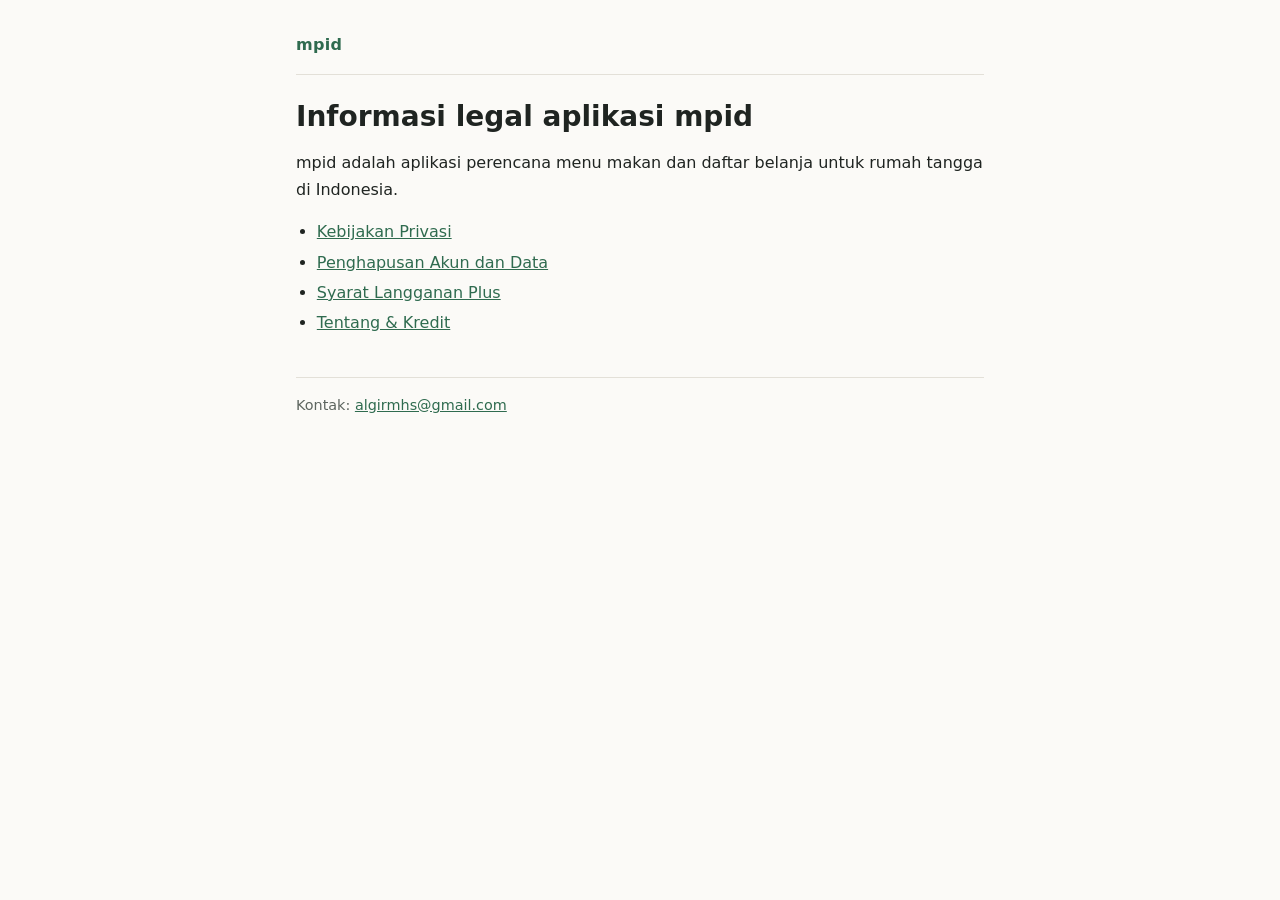
<file: index.html>
<!doctype html>
<html lang="id">
<head>
<meta charset="utf-8">
<meta name="viewport" content="width=device-width, initial-scale=1">
<title>mpid — Informasi Legal</title>
<link rel="stylesheet" href="style.css">
</head>
<body>
<main>
  <header><a class="brand" href="./">mpid</a></header>
  <h1>Informasi legal aplikasi mpid</h1>
  <p>mpid adalah aplikasi perencana menu makan dan daftar belanja untuk rumah tangga di Indonesia.</p>
  <ul>
    <li><a href="privacy/">Kebijakan Privasi</a></li>
    <li><a href="hapus-akun/">Penghapusan Akun dan Data</a></li>
    <li><a href="syarat-langganan/">Syarat Langganan Plus</a></li>
    <li><a href="kredit/">Tentang &amp; Kredit</a></li>
  </ul>
  <footer>Kontak: <a href="mailto:algirmhs@gmail.com">algirmhs@gmail.com</a></footer>
</main>
</body>
</html>
</file>
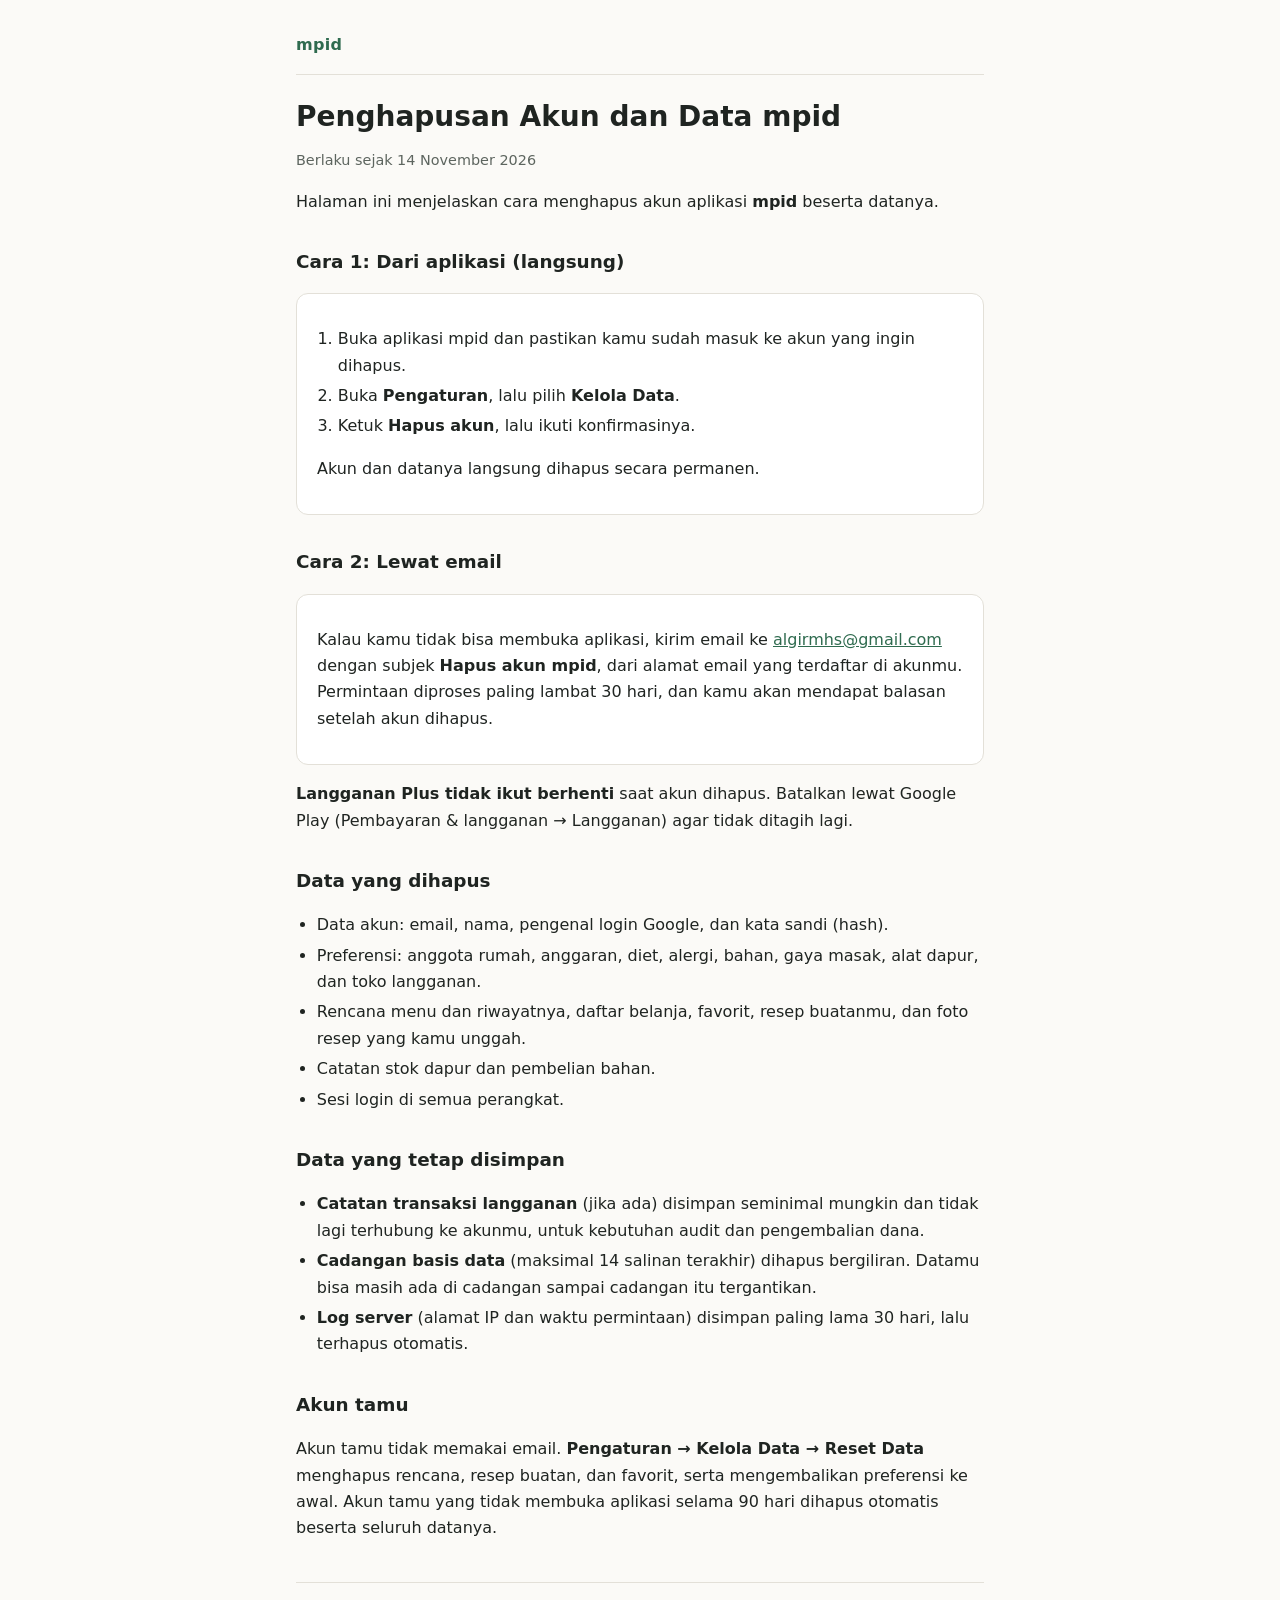
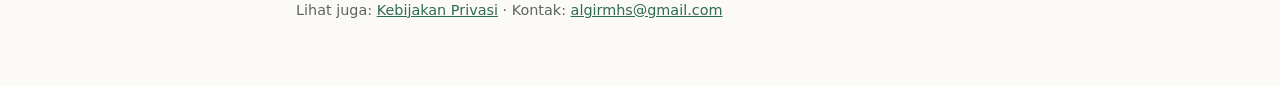
<file: hapus-akun/index.html>
<!doctype html>
<html lang="id">
<head>
<meta charset="utf-8">
<meta name="viewport" content="width=device-width, initial-scale=1">
<title>Hapus Akun — mpid</title>
<link rel="stylesheet" href="../style.css">
</head>
<body>
<main>
  <header><a class="brand" href="../">mpid</a></header>
  <h1>Penghapusan Akun dan Data mpid</h1>
  <p class="meta">Berlaku sejak 14 November 2026</p>

  <p>Halaman ini menjelaskan cara menghapus akun aplikasi <strong>mpid</strong> beserta datanya.</p>

  <h2>Cara 1: Dari aplikasi (langsung)</h2>
  <div class="card">
    <ol>
      <li>Buka aplikasi mpid dan pastikan kamu sudah masuk ke akun yang ingin dihapus.</li>
      <li>Buka <strong>Pengaturan</strong>, lalu pilih <strong>Kelola Data</strong>.</li>
      <li>Ketuk <strong>Hapus akun</strong>, lalu ikuti konfirmasinya.</li>
    </ol>
    <p>Akun dan datanya langsung dihapus secara permanen.</p>
  </div>

  <h2>Cara 2: Lewat email</h2>
  <div class="card">
    <p>Kalau kamu tidak bisa membuka aplikasi, kirim email ke
    <a href="mailto:algirmhs@gmail.com?subject=Hapus%20akun%20mpid">algirmhs@gmail.com</a> dengan subjek
    <strong>Hapus akun mpid</strong>, dari alamat email yang terdaftar di akunmu. Permintaan diproses paling lambat
    30 hari, dan kamu akan mendapat balasan setelah akun dihapus.</p>
  </div>

  <p><strong>Langganan Plus tidak ikut berhenti</strong> saat akun dihapus. Batalkan lewat Google Play
  (Pembayaran &amp; langganan → Langganan) agar tidak ditagih lagi.</p>

  <h2>Data yang dihapus</h2>
  <ul>
    <li>Data akun: email, nama, pengenal login Google, dan kata sandi (hash).</li>
    <li>Preferensi: anggota rumah, anggaran, diet, alergi, bahan, gaya masak, alat dapur, dan toko langganan.</li>
    <li>Rencana menu dan riwayatnya, daftar belanja, favorit, resep buatanmu, dan foto resep yang kamu unggah.</li>
    <li>Catatan stok dapur dan pembelian bahan.</li>
    <li>Sesi login di semua perangkat.</li>
  </ul>

  <h2>Data yang tetap disimpan</h2>
  <ul>
    <li><strong>Catatan transaksi langganan</strong> (jika ada) disimpan seminimal mungkin dan tidak lagi terhubung ke
      akunmu, untuk kebutuhan audit dan pengembalian dana.</li>
    <li><strong>Cadangan basis data</strong> (maksimal 14 salinan terakhir) dihapus bergiliran. Datamu bisa masih ada
      di cadangan sampai cadangan itu tergantikan.</li>
    <li><strong>Log server</strong> (alamat IP dan waktu permintaan) disimpan paling lama 30 hari, lalu terhapus
      otomatis.</li>
  </ul>

  <h2>Akun tamu</h2>
  <p>Akun tamu tidak memakai email. <strong>Pengaturan → Kelola Data → Reset Data</strong> menghapus rencana, resep
  buatan, dan favorit, serta mengembalikan preferensi ke awal. Akun tamu yang tidak membuka aplikasi selama 90 hari
  dihapus otomatis beserta seluruh datanya.</p>

  <footer>Lihat juga: <a href="../privacy/">Kebijakan Privasi</a> · Kontak: <a href="mailto:algirmhs@gmail.com">algirmhs@gmail.com</a></footer>
</main>
</body>
</html>
</file>
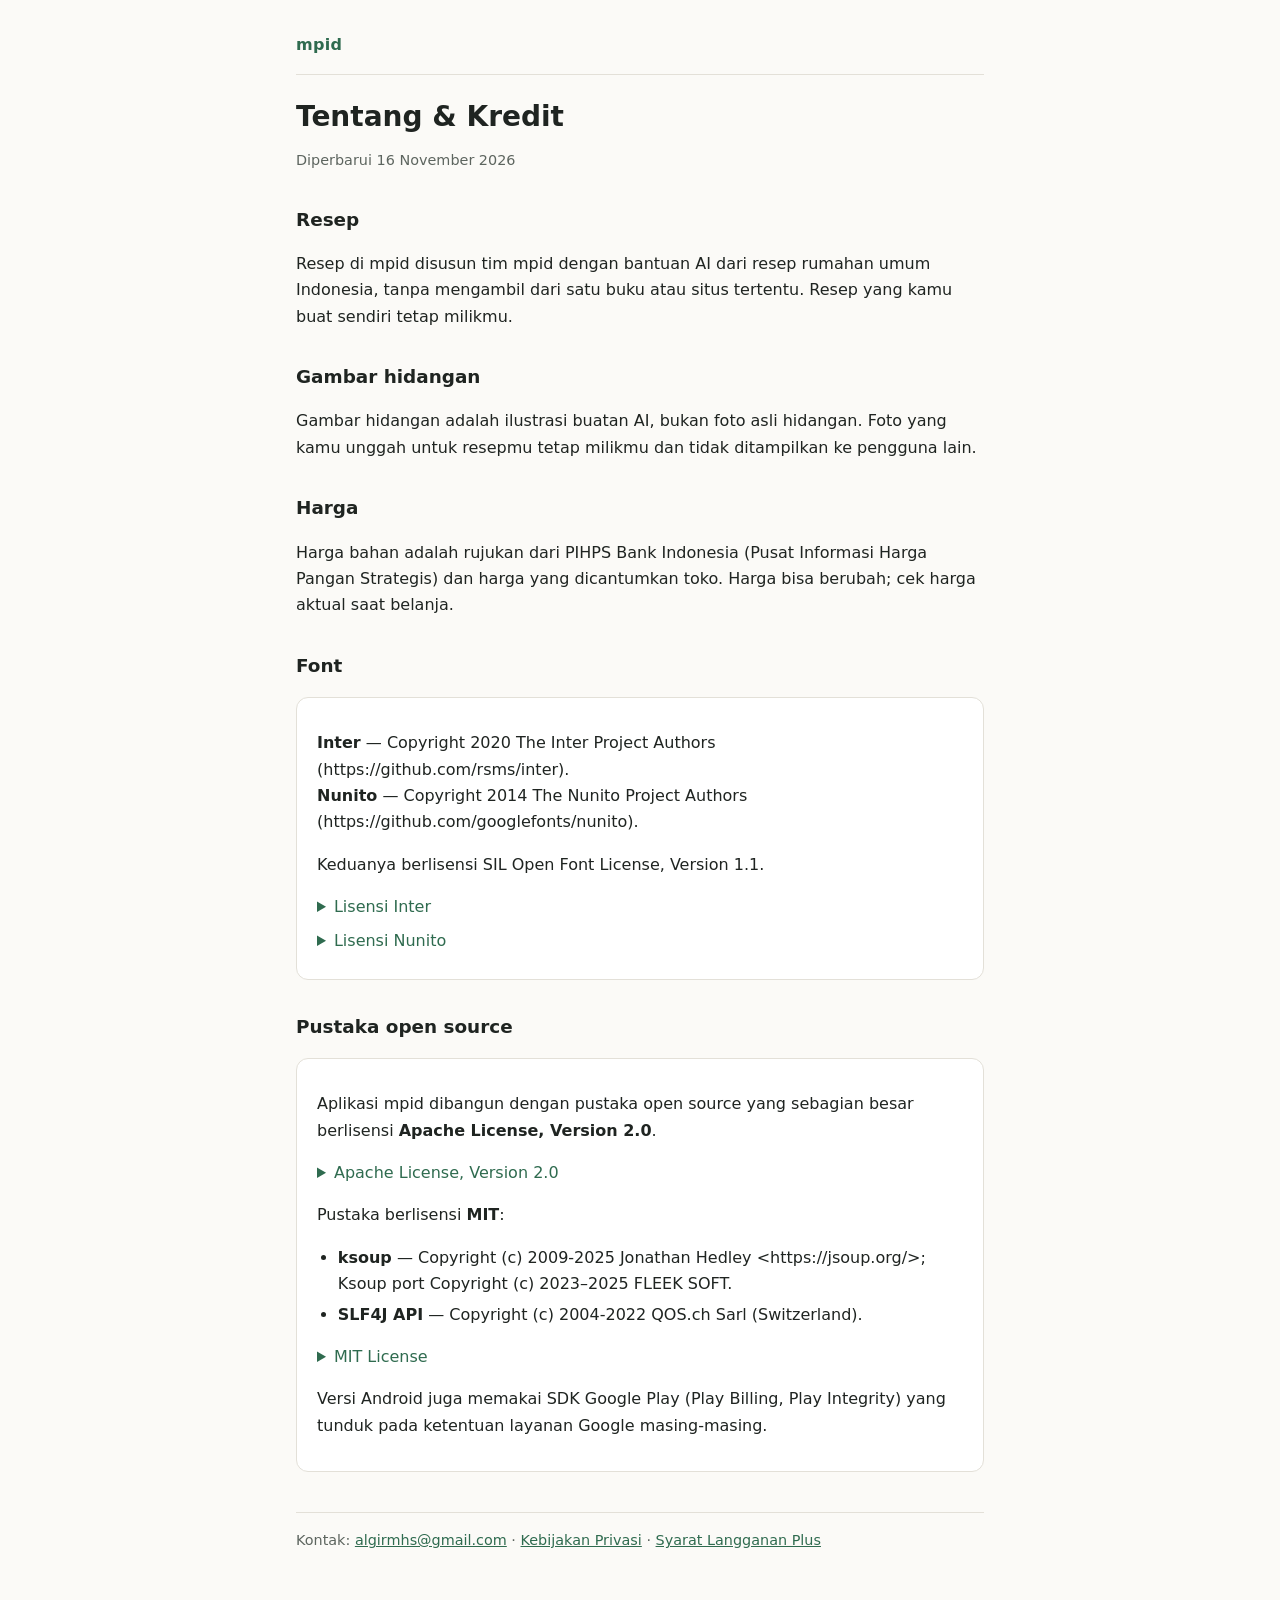
<file: kredit/index.html>
<!doctype html>
<html lang="id">
<head>
<meta charset="utf-8">
<meta name="viewport" content="width=device-width, initial-scale=1">
<title>Tentang &amp; Kredit — mpid</title>
<link rel="stylesheet" href="../style.css">
<style>
  pre { white-space: pre-wrap; word-break: break-word; font-size: .8rem; line-height: 1.5; color: var(--muted); margin: 8px 0 0; }
  details { margin: 8px 0; }
  summary { cursor: pointer; color: var(--accent); }
</style>
</head>
<body>
<main>
  <header><a class="brand" href="../">mpid</a></header>
  <h1>Tentang &amp; Kredit</h1>
  <p class="meta">Diperbarui 16 November 2026</p>

  <h2>Resep</h2>
  <p>Resep di mpid disusun tim mpid dengan bantuan AI dari resep rumahan umum Indonesia, tanpa mengambil dari satu
  buku atau situs tertentu. Resep yang kamu buat sendiri tetap milikmu.</p>

  <h2>Gambar hidangan</h2>
  <p>Gambar hidangan adalah ilustrasi buatan AI, bukan foto asli hidangan. Foto yang kamu unggah untuk resepmu tetap
  milikmu dan tidak ditampilkan ke pengguna lain.</p>

  <h2>Harga</h2>
  <p>Harga bahan adalah rujukan dari PIHPS Bank Indonesia (Pusat Informasi Harga Pangan Strategis) dan harga yang
  dicantumkan toko. Harga bisa berubah; cek harga aktual saat belanja.</p>

  <h2>Font</h2>
  <div class="card">
    <p><strong>Inter</strong> — Copyright 2020 The Inter Project Authors (https://github.com/rsms/inter).<br>
    <strong>Nunito</strong> — Copyright 2014 The Nunito Project Authors (https://github.com/googlefonts/nunito).</p>
    <p>Keduanya berlisensi SIL Open Font License, Version 1.1.</p>
    <details><summary>Lisensi Inter</summary><pre>Copyright 2020 The Inter Project Authors (https://github.com/rsms/inter)

This Font Software is licensed under the SIL Open Font License, Version 1.1.
This license is copied below, and is also available with a FAQ at:
https://scripts.sil.org/OFL


-----------------------------------------------------------
SIL OPEN FONT LICENSE Version 1.1 - 26 February 2007
-----------------------------------------------------------

PREAMBLE
The goals of the Open Font License (OFL) are to stimulate worldwide
development of collaborative font projects, to support the font creation
efforts of academic and linguistic communities, and to provide a free and
open framework in which fonts may be shared and improved in partnership
with others.

The OFL allows the licensed fonts to be used, studied, modified and
redistributed freely as long as they are not sold by themselves. The
fonts, including any derivative works, can be bundled, embedded, 
redistributed and/or sold with any software provided that any reserved
names are not used by derivative works. The fonts and derivatives,
however, cannot be released under any other type of license. The
requirement for fonts to remain under this license does not apply
to any document created using the fonts or their derivatives.

DEFINITIONS
&quot;Font Software&quot; refers to the set of files released by the Copyright
Holder(s) under this license and clearly marked as such. This may
include source files, build scripts and documentation.

&quot;Reserved Font Name&quot; refers to any names specified as such after the
copyright statement(s).

&quot;Original Version&quot; refers to the collection of Font Software components as
distributed by the Copyright Holder(s).

&quot;Modified Version&quot; refers to any derivative made by adding to, deleting,
or substituting -- in part or in whole -- any of the components of the
Original Version, by changing formats or by porting the Font Software to a
new environment.

&quot;Author&quot; refers to any designer, engineer, programmer, technical
writer or other person who contributed to the Font Software.

PERMISSION &amp; CONDITIONS
Permission is hereby granted, free of charge, to any person obtaining
a copy of the Font Software, to use, study, copy, merge, embed, modify,
redistribute, and sell modified and unmodified copies of the Font
Software, subject to the following conditions:

1) Neither the Font Software nor any of its individual components,
in Original or Modified Versions, may be sold by itself.

2) Original or Modified Versions of the Font Software may be bundled,
redistributed and/or sold with any software, provided that each copy
contains the above copyright notice and this license. These can be
included either as stand-alone text files, human-readable headers or
in the appropriate machine-readable metadata fields within text or
binary files as long as those fields can be easily viewed by the user.

3) No Modified Version of the Font Software may use the Reserved Font
Name(s) unless explicit written permission is granted by the corresponding
Copyright Holder. This restriction only applies to the primary font name as
presented to the users.

4) The name(s) of the Copyright Holder(s) or the Author(s) of the Font
Software shall not be used to promote, endorse or advertise any
Modified Version, except to acknowledge the contribution(s) of the
Copyright Holder(s) and the Author(s) or with their explicit written
permission.

5) The Font Software, modified or unmodified, in part or in whole,
must be distributed entirely under this license, and must not be
distributed under any other license. The requirement for fonts to
remain under this license does not apply to any document created
using the Font Software.

TERMINATION
This license becomes null and void if any of the above conditions are
not met.

DISCLAIMER
THE FONT SOFTWARE IS PROVIDED &quot;AS IS&quot;, WITHOUT WARRANTY OF ANY KIND,
EXPRESS OR IMPLIED, INCLUDING BUT NOT LIMITED TO ANY WARRANTIES OF
MERCHANTABILITY, FITNESS FOR A PARTICULAR PURPOSE AND NONINFRINGEMENT
OF COPYRIGHT, PATENT, TRADEMARK, OR OTHER RIGHT. IN NO EVENT SHALL THE
COPYRIGHT HOLDER BE LIABLE FOR ANY CLAIM, DAMAGES OR OTHER LIABILITY,
INCLUDING ANY GENERAL, SPECIAL, INDIRECT, INCIDENTAL, OR CONSEQUENTIAL
DAMAGES, WHETHER IN AN ACTION OF CONTRACT, TORT OR OTHERWISE, ARISING
FROM, OUT OF THE USE OR INABILITY TO USE THE FONT SOFTWARE OR FROM
OTHER DEALINGS IN THE FONT SOFTWARE.</pre></details>
    <details><summary>Lisensi Nunito</summary><pre>Copyright 2014 The Nunito Project Authors (https://github.com/googlefonts/nunito)

This Font Software is licensed under the SIL Open Font License, Version 1.1.
This license is copied below, and is also available with a FAQ at:
http://scripts.sil.org/OFL


-----------------------------------------------------------
SIL OPEN FONT LICENSE Version 1.1 - 26 February 2007
-----------------------------------------------------------

PREAMBLE
The goals of the Open Font License (OFL) are to stimulate worldwide
development of collaborative font projects, to support the font creation
efforts of academic and linguistic communities, and to provide a free and
open framework in which fonts may be shared and improved in partnership
with others.

The OFL allows the licensed fonts to be used, studied, modified and
redistributed freely as long as they are not sold by themselves. The
fonts, including any derivative works, can be bundled, embedded, 
redistributed and/or sold with any software provided that any reserved
names are not used by derivative works. The fonts and derivatives,
however, cannot be released under any other type of license. The
requirement for fonts to remain under this license does not apply
to any document created using the fonts or their derivatives.

DEFINITIONS
&quot;Font Software&quot; refers to the set of files released by the Copyright
Holder(s) under this license and clearly marked as such. This may
include source files, build scripts and documentation.

&quot;Reserved Font Name&quot; refers to any names specified as such after the
copyright statement(s).

&quot;Original Version&quot; refers to the collection of Font Software components as
distributed by the Copyright Holder(s).

&quot;Modified Version&quot; refers to any derivative made by adding to, deleting,
or substituting -- in part or in whole -- any of the components of the
Original Version, by changing formats or by porting the Font Software to a
new environment.

&quot;Author&quot; refers to any designer, engineer, programmer, technical
writer or other person who contributed to the Font Software.

PERMISSION &amp; CONDITIONS
Permission is hereby granted, free of charge, to any person obtaining
a copy of the Font Software, to use, study, copy, merge, embed, modify,
redistribute, and sell modified and unmodified copies of the Font
Software, subject to the following conditions:

1) Neither the Font Software nor any of its individual components,
in Original or Modified Versions, may be sold by itself.

2) Original or Modified Versions of the Font Software may be bundled,
redistributed and/or sold with any software, provided that each copy
contains the above copyright notice and this license. These can be
included either as stand-alone text files, human-readable headers or
in the appropriate machine-readable metadata fields within text or
binary files as long as those fields can be easily viewed by the user.

3) No Modified Version of the Font Software may use the Reserved Font
Name(s) unless explicit written permission is granted by the corresponding
Copyright Holder. This restriction only applies to the primary font name as
presented to the users.

4) The name(s) of the Copyright Holder(s) or the Author(s) of the Font
Software shall not be used to promote, endorse or advertise any
Modified Version, except to acknowledge the contribution(s) of the
Copyright Holder(s) and the Author(s) or with their explicit written
permission.

5) The Font Software, modified or unmodified, in part or in whole,
must be distributed entirely under this license, and must not be
distributed under any other license. The requirement for fonts to
remain under this license does not apply to any document created
using the Font Software.

TERMINATION
This license becomes null and void if any of the above conditions are
not met.

DISCLAIMER
THE FONT SOFTWARE IS PROVIDED &quot;AS IS&quot;, WITHOUT WARRANTY OF ANY KIND,
EXPRESS OR IMPLIED, INCLUDING BUT NOT LIMITED TO ANY WARRANTIES OF
MERCHANTABILITY, FITNESS FOR A PARTICULAR PURPOSE AND NONINFRINGEMENT
OF COPYRIGHT, PATENT, TRADEMARK, OR OTHER RIGHT. IN NO EVENT SHALL THE
COPYRIGHT HOLDER BE LIABLE FOR ANY CLAIM, DAMAGES OR OTHER LIABILITY,
INCLUDING ANY GENERAL, SPECIAL, INDIRECT, INCIDENTAL, OR CONSEQUENTIAL
DAMAGES, WHETHER IN AN ACTION OF CONTRACT, TORT OR OTHERWISE, ARISING
FROM, OUT OF THE USE OR INABILITY TO USE THE FONT SOFTWARE OR FROM
OTHER DEALINGS IN THE FONT SOFTWARE.</pre></details>
  </div>

  <h2>Pustaka open source</h2>
  <div class="card">
    <p>Aplikasi mpid dibangun dengan pustaka open source yang sebagian besar berlisensi <strong>Apache License, Version 2.0</strong>.</p>
    <details><summary>Apache License, Version 2.0</summary><pre>Apache License
Version 2.0, January 2004
http://www.apache.org/licenses/

TERMS AND CONDITIONS FOR USE, REPRODUCTION, AND DISTRIBUTION

1. Definitions.

&quot;License&quot; shall mean the terms and conditions for use, reproduction, and distribution as defined by Sections 1 through 9 of this document.

&quot;Licensor&quot; shall mean the copyright owner or entity authorized by the copyright owner that is granting the License.

&quot;Legal Entity&quot; shall mean the union of the acting entity and all other entities that control, are controlled by, or are under common control with that entity. For the purposes of this definition, &quot;control&quot; means (i) the power, direct or indirect, to cause the direction or management of such entity, whether by contract or otherwise, or (ii) ownership of fifty percent (50%) or more of the outstanding shares, or (iii) beneficial ownership of such entity.

&quot;You&quot; (or &quot;Your&quot;) shall mean an individual or Legal Entity exercising permissions granted by this License.

&quot;Source&quot; form shall mean the preferred form for making modifications, including but not limited to software source code, documentation source, and configuration files.

&quot;Object&quot; form shall mean any form resulting from mechanical transformation or translation of a Source form, including but not limited to compiled object code, generated documentation, and conversions to other media types.

&quot;Work&quot; shall mean the work of authorship, whether in Source or Object form, made available under the License, as indicated by a copyright notice that is included in or attached to the work (an example is provided in the Appendix below).

&quot;Derivative Works&quot; shall mean any work, whether in Source or Object form, that is based on (or derived from) the Work and for which the editorial revisions, annotations, elaborations, or other modifications represent, as a whole, an original work of authorship. For the purposes of this License, Derivative Works shall not include works that remain separable from, or merely link (or bind by name) to the interfaces of, the Work and Derivative Works thereof.

&quot;Contribution&quot; shall mean any work of authorship, including the original version of the Work and any modifications or additions to that Work or Derivative Works thereof, that is intentionally submitted to Licensor for inclusion in the Work by the copyright owner or by an individual or Legal Entity authorized to submit on behalf of the copyright owner. For the purposes of this definition, &quot;submitted&quot; means any form of electronic, verbal, or written communication sent to the Licensor or its representatives, including but not limited to communication on electronic mailing lists, source code control systems, and issue tracking systems that are managed by, or on behalf of, the Licensor for the purpose of discussing and improving the Work, but excluding communication that is conspicuously marked or otherwise designated in writing by the copyright owner as &quot;Not a Contribution.&quot;

&quot;Contributor&quot; shall mean Licensor and any individual or Legal Entity on behalf of whom a Contribution has been received by Licensor and subsequently incorporated within the Work.

2. Grant of Copyright License. Subject to the terms and conditions of this License, each Contributor hereby grants to You a perpetual, worldwide, non-exclusive, no-charge, royalty-free, irrevocable copyright license to reproduce, prepare Derivative Works of, publicly display, publicly perform, sublicense, and distribute the Work and such Derivative Works in Source or Object form.

3. Grant of Patent License. Subject to the terms and conditions of this License, each Contributor hereby grants to You a perpetual, worldwide, non-exclusive, no-charge, royalty-free, irrevocable (except as stated in this section) patent license to make, have made, use, offer to sell, sell, import, and otherwise transfer the Work, where such license applies only to those patent claims licensable by such Contributor that are necessarily infringed by their Contribution(s) alone or by combination of their Contribution(s) with the Work to which such Contribution(s) was submitted. If You institute patent litigation against any entity (including a cross-claim or counterclaim in a lawsuit) alleging that the Work or a Contribution incorporated within the Work constitutes direct or contributory patent infringement, then any patent licenses granted to You under this License for that Work shall terminate as of the date such litigation is filed.

4. Redistribution. You may reproduce and distribute copies of the Work or Derivative Works thereof in any medium, with or without modifications, and in Source or Object form, provided that You meet the following conditions:

     (a) You must give any other recipients of the Work or Derivative Works a copy of this License; and

     (b) You must cause any modified files to carry prominent notices stating that You changed the files; and

     (c) You must retain, in the Source form of any Derivative Works that You distribute, all copyright, patent, trademark, and attribution notices from the Source form of the Work, excluding those notices that do not pertain to any part of the Derivative Works; and

     (d) If the Work includes a &quot;NOTICE&quot; text file as part of its distribution, then any Derivative Works that You distribute must include a readable copy of the attribution notices contained within such NOTICE file, excluding those notices that do not pertain to any part of the Derivative Works, in at least one of the following places: within a NOTICE text file distributed as part of the Derivative Works; within the Source form or documentation, if provided along with the Derivative Works; or, within a display generated by the Derivative Works, if and wherever such third-party notices normally appear. The contents of the NOTICE file are for informational purposes only and do not modify the License. You may add Your own attribution notices within Derivative Works that You distribute, alongside or as an addendum to the NOTICE text from the Work, provided that such additional attribution notices cannot be construed as modifying the License.

     You may add Your own copyright statement to Your modifications and may provide additional or different license terms and conditions for use, reproduction, or distribution of Your modifications, or for any such Derivative Works as a whole, provided Your use, reproduction, and distribution of the Work otherwise complies with the conditions stated in this License.

5. Submission of Contributions. Unless You explicitly state otherwise, any Contribution intentionally submitted for inclusion in the Work by You to the Licensor shall be under the terms and conditions of this License, without any additional terms or conditions. Notwithstanding the above, nothing herein shall supersede or modify the terms of any separate license agreement you may have executed with Licensor regarding such Contributions.

6. Trademarks. This License does not grant permission to use the trade names, trademarks, service marks, or product names of the Licensor, except as required for reasonable and customary use in describing the origin of the Work and reproducing the content of the NOTICE file.

7. Disclaimer of Warranty. Unless required by applicable law or agreed to in writing, Licensor provides the Work (and each Contributor provides its Contributions) on an &quot;AS IS&quot; BASIS, WITHOUT WARRANTIES OR CONDITIONS OF ANY KIND, either express or implied, including, without limitation, any warranties or conditions of TITLE, NON-INFRINGEMENT, MERCHANTABILITY, or FITNESS FOR A PARTICULAR PURPOSE. You are solely responsible for determining the appropriateness of using or redistributing the Work and assume any risks associated with Your exercise of permissions under this License.

8. Limitation of Liability. In no event and under no legal theory, whether in tort (including negligence), contract, or otherwise, unless required by applicable law (such as deliberate and grossly negligent acts) or agreed to in writing, shall any Contributor be liable to You for damages, including any direct, indirect, special, incidental, or consequential damages of any character arising as a result of this License or out of the use or inability to use the Work (including but not limited to damages for loss of goodwill, work stoppage, computer failure or malfunction, or any and all other commercial damages or losses), even if such Contributor has been advised of the possibility of such damages.

9. Accepting Warranty or Additional Liability. While redistributing the Work or Derivative Works thereof, You may choose to offer, and charge a fee for, acceptance of support, warranty, indemnity, or other liability obligations and/or rights consistent with this License. However, in accepting such obligations, You may act only on Your own behalf and on Your sole responsibility, not on behalf of any other Contributor, and only if You agree to indemnify, defend, and hold each Contributor harmless for any liability incurred by, or claims asserted against, such Contributor by reason of your accepting any such warranty or additional liability.

END OF TERMS AND CONDITIONS

APPENDIX: How to apply the Apache License to your work.

To apply the Apache License to your work, attach the following boilerplate notice, with the fields enclosed by brackets &quot;[]&quot; replaced with your own identifying information. (Don&#x27;t include the brackets!)  The text should be enclosed in the appropriate comment syntax for the file format. We also recommend that a file or class name and description of purpose be included on the same &quot;printed page&quot; as the copyright notice for easier identification within third-party archives.

Copyright [yyyy] [name of copyright owner]

Licensed under the Apache License, Version 2.0 (the &quot;License&quot;);
you may not use this file except in compliance with the License.
You may obtain a copy of the License at

http://www.apache.org/licenses/LICENSE-2.0

Unless required by applicable law or agreed to in writing, software
distributed under the License is distributed on an &quot;AS IS&quot; BASIS,
WITHOUT WARRANTIES OR CONDITIONS OF ANY KIND, either express or implied.
See the License for the specific language governing permissions and
limitations under the License.</pre></details>
    <p>Pustaka berlisensi <strong>MIT</strong>:</p>
    <ul>
      <li><strong>ksoup</strong> — Copyright (c) 2009-2025 Jonathan Hedley &lt;https://jsoup.org/&gt;; Ksoup port
        Copyright (c) 2023–2025 FLEEK SOFT.</li>
      <li><strong>SLF4J API</strong> — Copyright (c) 2004-2022 QOS.ch Sarl (Switzerland).</li>
    </ul>
    <details><summary>MIT License</summary><pre>Permission is hereby granted, free of charge, to any person obtaining a copy of this software and
associated documentation files (the &quot;Software&quot;), to deal in the Software without restriction, including
without limitation the rights to use, copy, modify, merge, publish, distribute, sublicense, and/or sell
copies of the Software, and to permit persons to whom the Software is furnished to do so, subject to the
following conditions:

The above copyright notice and this permission notice shall be included in all copies or substantial
portions of the Software.

THE SOFTWARE IS PROVIDED &quot;AS IS&quot;, WITHOUT WARRANTY OF ANY KIND, EXPRESS OR IMPLIED, INCLUDING BUT NOT
LIMITED TO THE WARRANTIES OF MERCHANTABILITY, FITNESS FOR A PARTICULAR PURPOSE AND NONINFRINGEMENT. IN NO
EVENT SHALL THE AUTHORS OR COPYRIGHT HOLDERS BE LIABLE FOR ANY CLAIM, DAMAGES OR OTHER LIABILITY, WHETHER
IN AN ACTION OF CONTRACT, TORT OR OTHERWISE, ARISING FROM, OUT OF OR IN CONNECTION WITH THE SOFTWARE OR THE
USE OR OTHER DEALINGS IN THE SOFTWARE.</pre></details>
    <p>Versi Android juga memakai SDK Google Play (Play Billing, Play Integrity) yang tunduk pada ketentuan layanan
    Google masing-masing.</p>
  </div>

  <footer>Kontak: <a href="mailto:algirmhs@gmail.com">algirmhs@gmail.com</a> · <a href="../privacy/">Kebijakan Privasi</a> · <a href="../syarat-langganan/">Syarat Langganan Plus</a></footer>
</main>
</body>
</html>
</file>
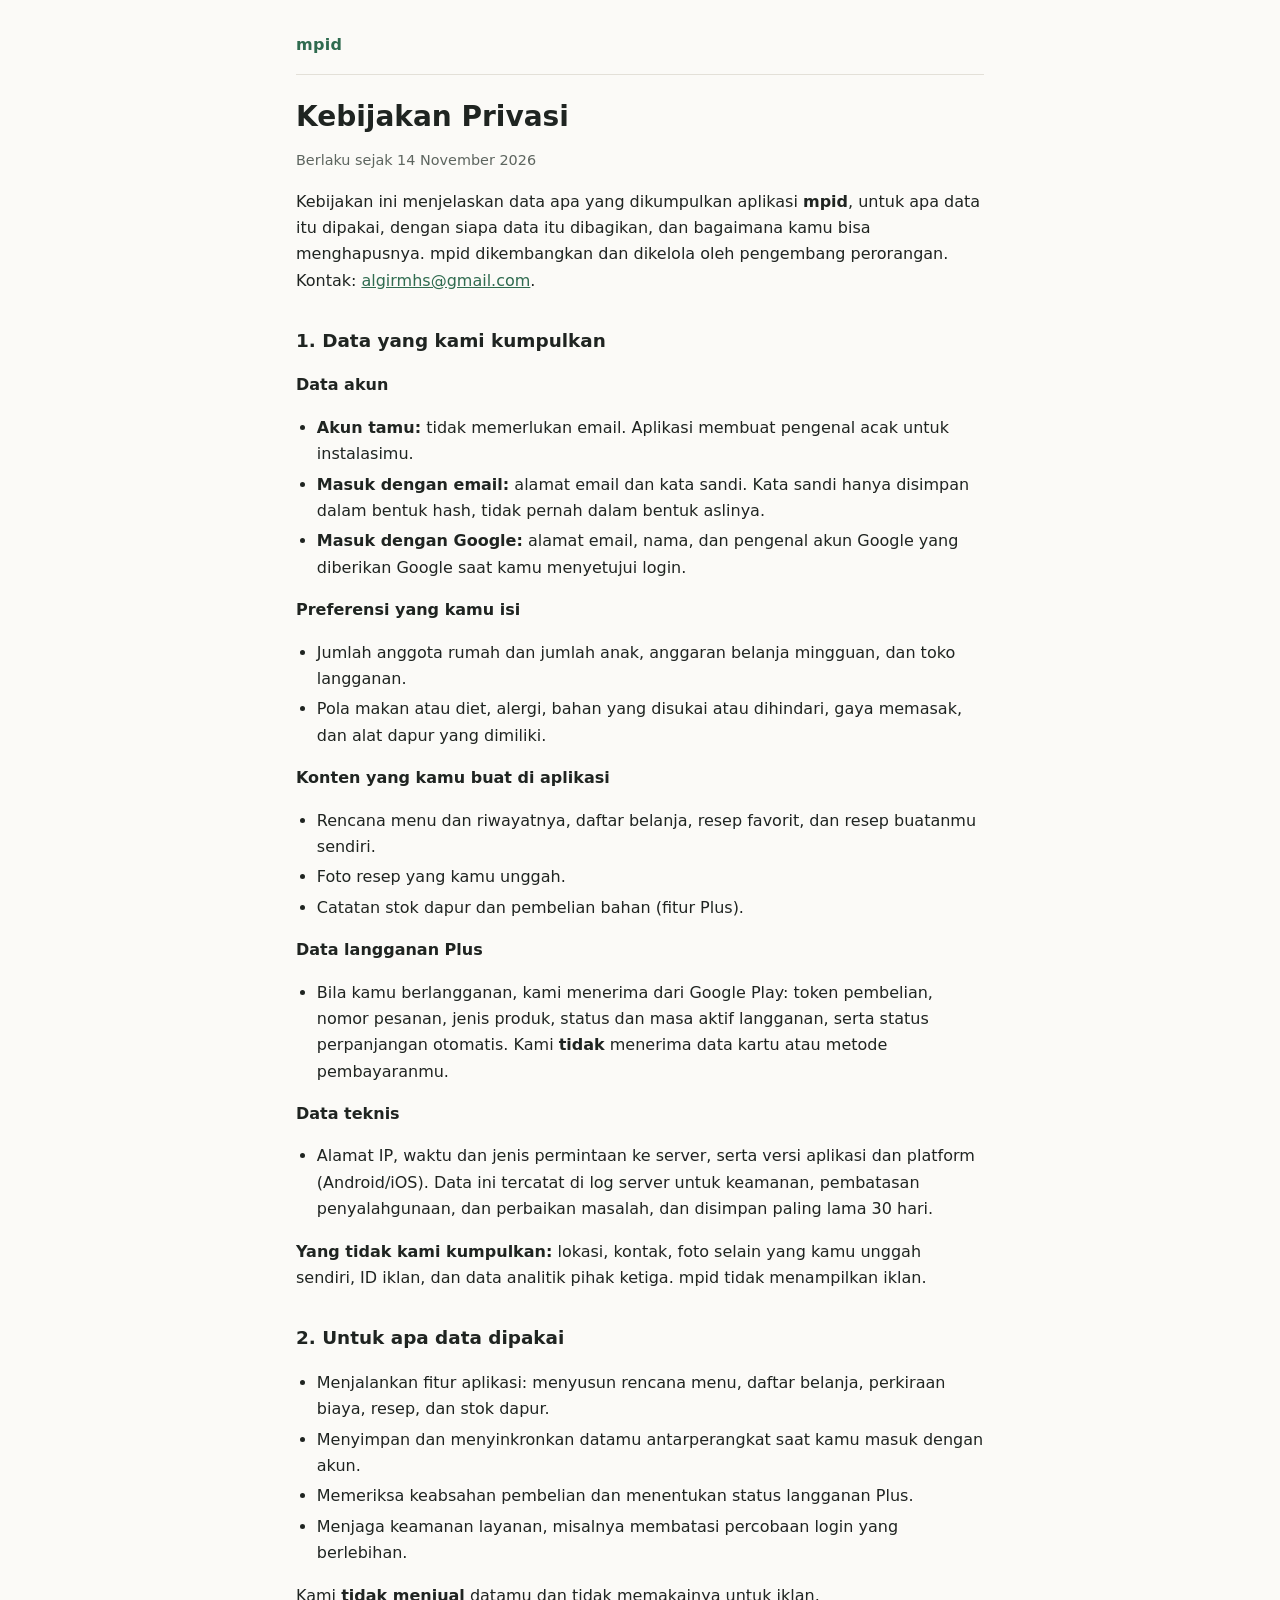
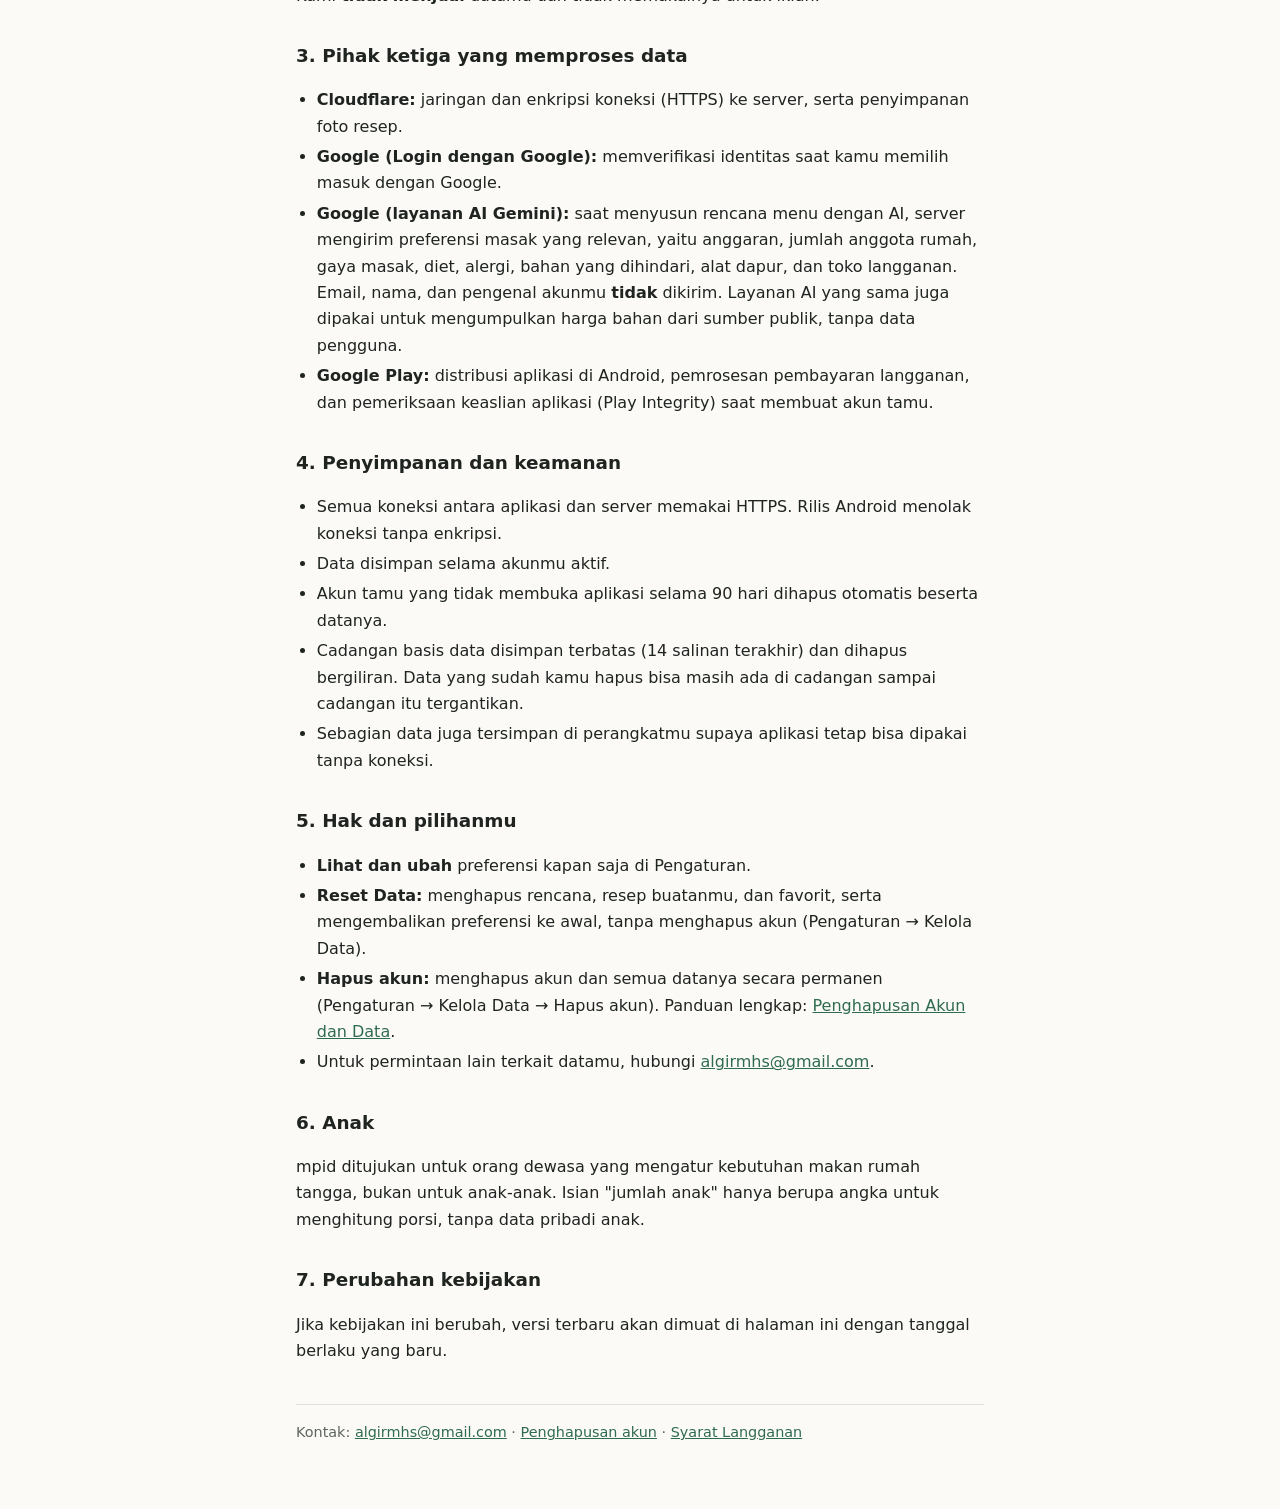
<file: privacy/index.html>
<!doctype html>
<html lang="id">
<head>
<meta charset="utf-8">
<meta name="viewport" content="width=device-width, initial-scale=1">
<title>Kebijakan Privasi — mpid</title>
<link rel="stylesheet" href="../style.css">
</head>
<body>
<main>
  <header><a class="brand" href="../">mpid</a></header>
  <h1>Kebijakan Privasi</h1>
  <p class="meta">Berlaku sejak 14 November 2026</p>

  <p>Kebijakan ini menjelaskan data apa yang dikumpulkan aplikasi <strong>mpid</strong>, untuk apa data itu dipakai,
  dengan siapa data itu dibagikan, dan bagaimana kamu bisa menghapusnya. mpid dikembangkan dan dikelola oleh
  pengembang perorangan. Kontak: <a href="mailto:algirmhs@gmail.com">algirmhs@gmail.com</a>.</p>

  <h2>1. Data yang kami kumpulkan</h2>
  <p><strong>Data akun</strong></p>
  <ul>
    <li><strong>Akun tamu:</strong> tidak memerlukan email. Aplikasi membuat pengenal acak untuk instalasimu.</li>
    <li><strong>Masuk dengan email:</strong> alamat email dan kata sandi. Kata sandi hanya disimpan dalam bentuk
      hash, tidak pernah dalam bentuk aslinya.</li>
    <li><strong>Masuk dengan Google:</strong> alamat email, nama, dan pengenal akun Google yang diberikan Google saat
      kamu menyetujui login.</li>
  </ul>
  <p><strong>Preferensi yang kamu isi</strong></p>
  <ul>
    <li>Jumlah anggota rumah dan jumlah anak, anggaran belanja mingguan, dan toko langganan.</li>
    <li>Pola makan atau diet, alergi, bahan yang disukai atau dihindari, gaya memasak, dan alat dapur yang dimiliki.</li>
  </ul>
  <p><strong>Konten yang kamu buat di aplikasi</strong></p>
  <ul>
    <li>Rencana menu dan riwayatnya, daftar belanja, resep favorit, dan resep buatanmu sendiri.</li>
    <li>Foto resep yang kamu unggah.</li>
    <li>Catatan stok dapur dan pembelian bahan (fitur Plus).</li>
  </ul>
  <p><strong>Data langganan Plus</strong></p>
  <ul>
    <li>Bila kamu berlangganan, kami menerima dari Google Play: token pembelian, nomor pesanan, jenis produk, status dan
      masa aktif langganan, serta status perpanjangan otomatis. Kami <strong>tidak</strong> menerima data kartu atau
      metode pembayaranmu.</li>
  </ul>
  <p><strong>Data teknis</strong></p>
  <ul>
    <li>Alamat IP, waktu dan jenis permintaan ke server, serta versi aplikasi dan platform (Android/iOS). Data ini
      tercatat di log server untuk keamanan, pembatasan penyalahgunaan, dan perbaikan masalah, dan disimpan paling
      lama 30 hari.</li>
  </ul>
  <p><strong>Yang tidak kami kumpulkan:</strong> lokasi, kontak, foto selain yang kamu unggah sendiri, ID iklan, dan
  data analitik pihak ketiga. mpid tidak menampilkan iklan.</p>

  <h2>2. Untuk apa data dipakai</h2>
  <ul>
    <li>Menjalankan fitur aplikasi: menyusun rencana menu, daftar belanja, perkiraan biaya, resep, dan stok dapur.</li>
    <li>Menyimpan dan menyinkronkan datamu antarperangkat saat kamu masuk dengan akun.</li>
    <li>Memeriksa keabsahan pembelian dan menentukan status langganan Plus.</li>
    <li>Menjaga keamanan layanan, misalnya membatasi percobaan login yang berlebihan.</li>
  </ul>
  <p>Kami <strong>tidak menjual</strong> datamu dan tidak memakainya untuk iklan.</p>

  <h2>3. Pihak ketiga yang memproses data</h2>
  <ul>
    <li><strong>Cloudflare:</strong> jaringan dan enkripsi koneksi (HTTPS) ke server, serta penyimpanan foto resep.</li>
    <li><strong>Google (Login dengan Google):</strong> memverifikasi identitas saat kamu memilih masuk dengan Google.</li>
    <li><strong>Google (layanan AI Gemini):</strong> saat menyusun rencana menu dengan AI, server mengirim preferensi
      masak yang relevan, yaitu anggaran, jumlah anggota rumah, gaya masak, diet, alergi, bahan yang dihindari, alat
      dapur, dan toko langganan. Email, nama, dan pengenal akunmu <strong>tidak</strong> dikirim. Layanan AI yang
      sama juga dipakai untuk mengumpulkan harga bahan dari sumber publik, tanpa data pengguna.</li>
    <li><strong>Google Play:</strong> distribusi aplikasi di Android, pemrosesan pembayaran langganan, dan pemeriksaan
      keaslian aplikasi (Play Integrity) saat membuat akun tamu.</li>
  </ul>

  <h2>4. Penyimpanan dan keamanan</h2>
  <ul>
    <li>Semua koneksi antara aplikasi dan server memakai HTTPS. Rilis Android menolak koneksi tanpa enkripsi.</li>
    <li>Data disimpan selama akunmu aktif.</li>
    <li>Akun tamu yang tidak membuka aplikasi selama 90 hari dihapus otomatis beserta datanya.</li>
    <li>Cadangan basis data disimpan terbatas (14 salinan terakhir) dan dihapus bergiliran. Data yang sudah kamu hapus
      bisa masih ada di cadangan sampai cadangan itu tergantikan.</li>
    <li>Sebagian data juga tersimpan di perangkatmu supaya aplikasi tetap bisa dipakai tanpa koneksi.</li>
  </ul>

  <h2>5. Hak dan pilihanmu</h2>
  <ul>
    <li><strong>Lihat dan ubah</strong> preferensi kapan saja di Pengaturan.</li>
    <li><strong>Reset Data:</strong> menghapus rencana, resep buatanmu, dan favorit, serta mengembalikan preferensi ke
      awal, tanpa menghapus akun (Pengaturan → Kelola Data).</li>
    <li><strong>Hapus akun:</strong> menghapus akun dan semua datanya secara permanen
      (Pengaturan → Kelola Data → Hapus akun). Panduan lengkap: <a href="../hapus-akun/">Penghapusan Akun dan Data</a>.</li>
    <li>Untuk permintaan lain terkait datamu, hubungi <a href="mailto:algirmhs@gmail.com">algirmhs@gmail.com</a>.</li>
  </ul>

  <h2>6. Anak</h2>
  <p>mpid ditujukan untuk orang dewasa yang mengatur kebutuhan makan rumah tangga, bukan untuk anak-anak. Isian
  "jumlah anak" hanya berupa angka untuk menghitung porsi, tanpa data pribadi anak.</p>

  <h2>7. Perubahan kebijakan</h2>
  <p>Jika kebijakan ini berubah, versi terbaru akan dimuat di halaman ini dengan tanggal berlaku yang baru.</p>

  <footer>Kontak: <a href="mailto:algirmhs@gmail.com">algirmhs@gmail.com</a> · <a href="../hapus-akun/">Penghapusan akun</a> · <a href="../syarat-langganan/">Syarat Langganan</a></footer>
</main>
</body>
</html>
</file>
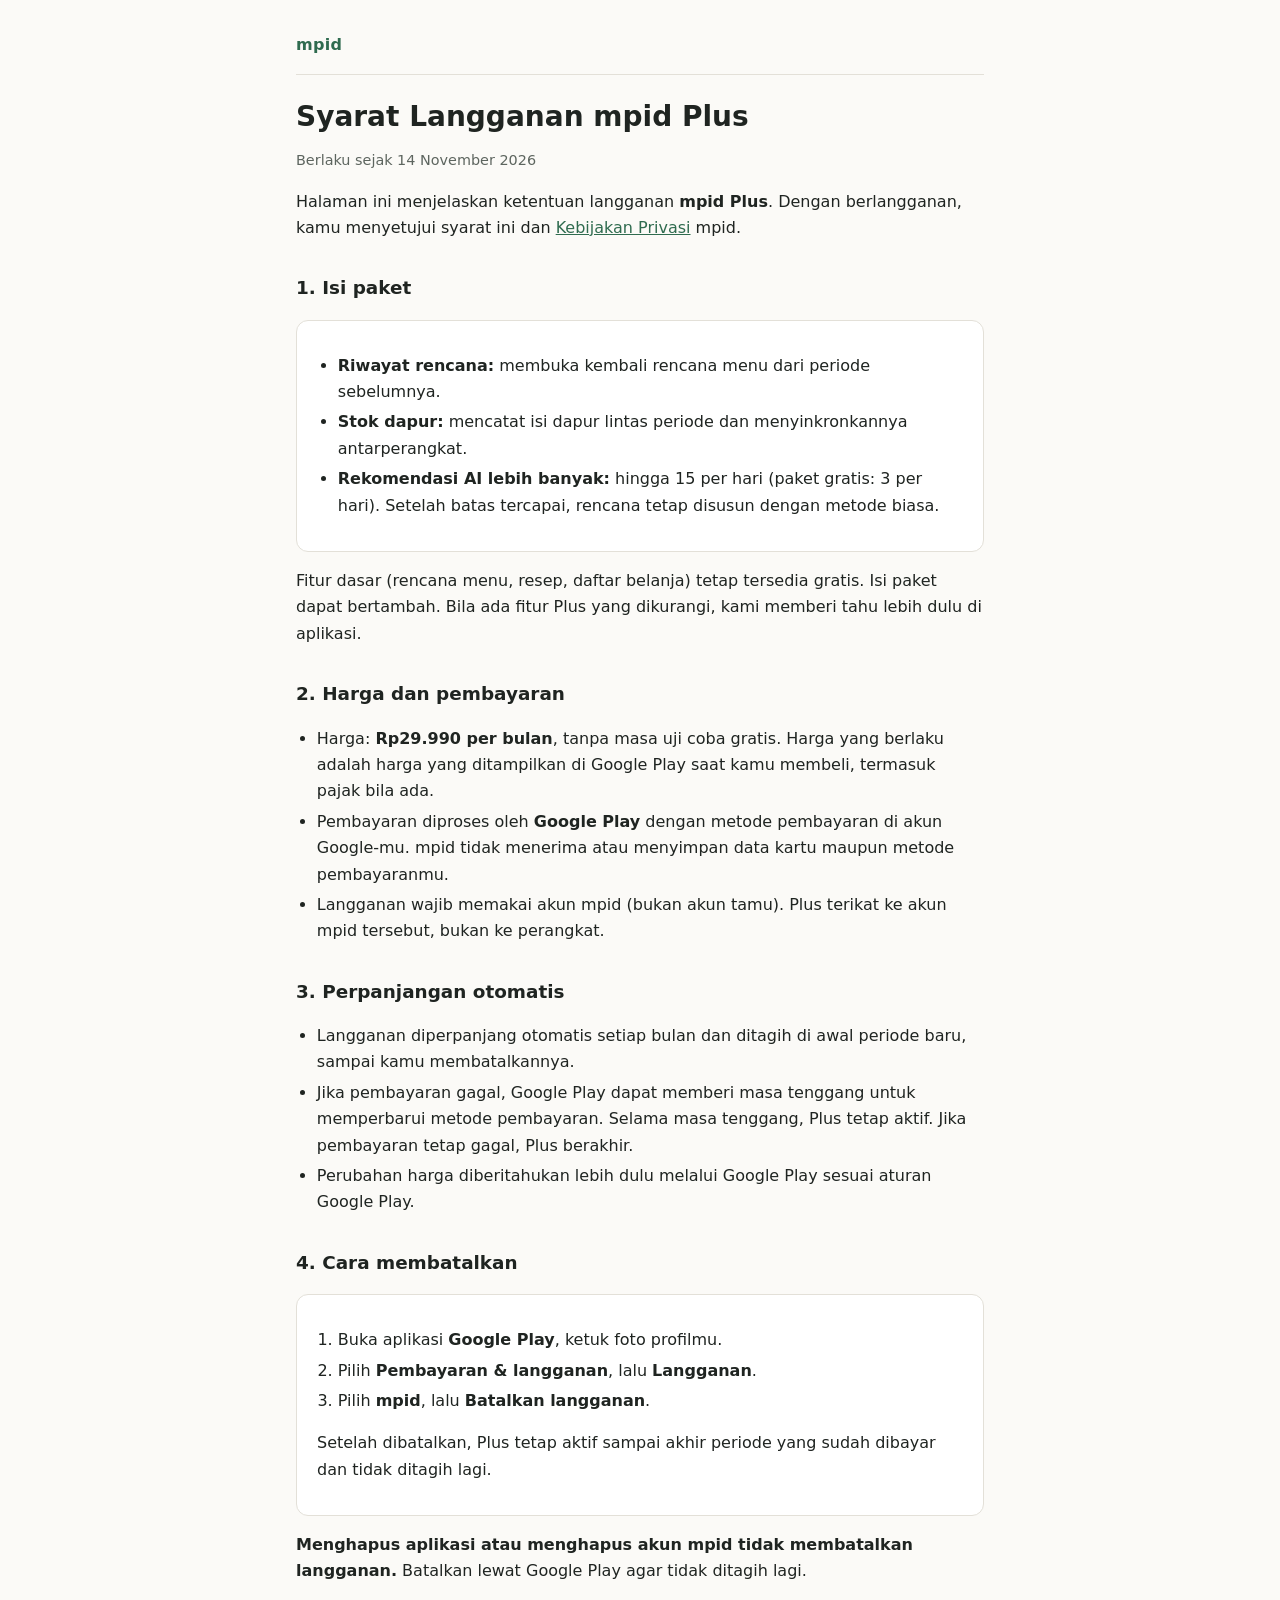
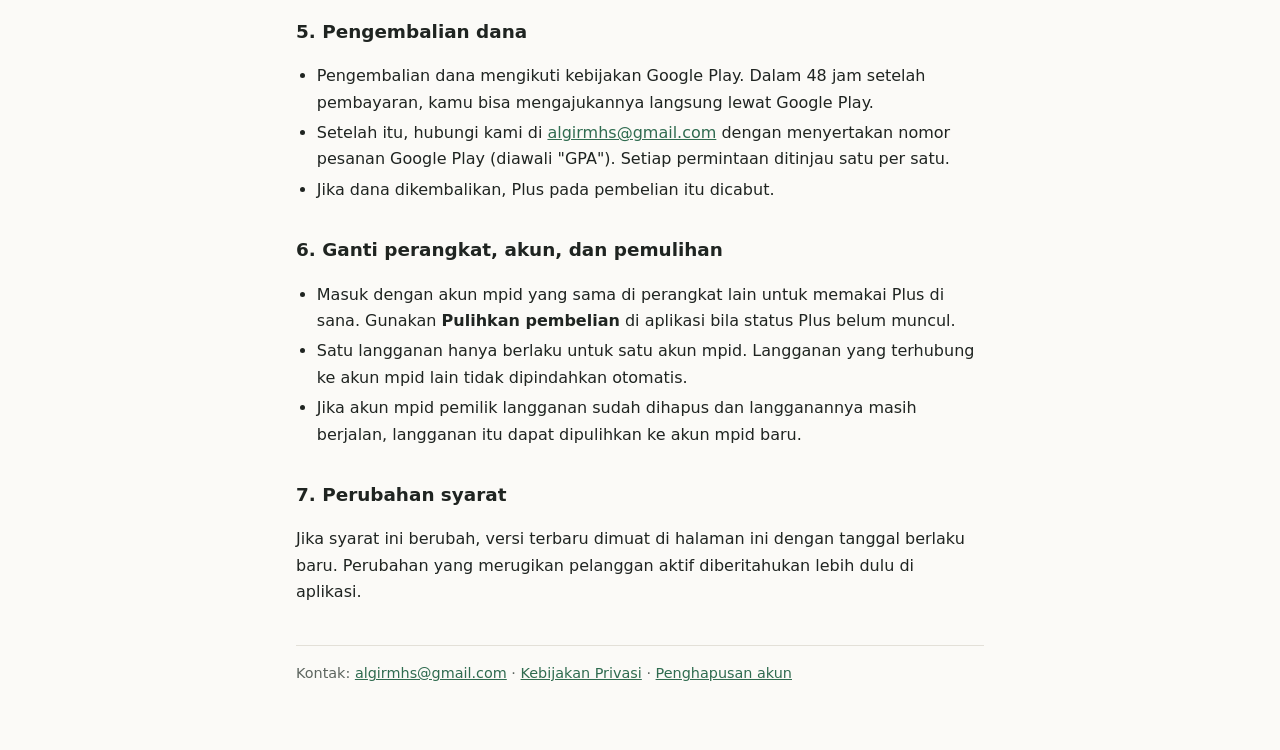
<file: syarat-langganan/index.html>
<!doctype html>
<html lang="id">
<head>
<meta charset="utf-8">
<meta name="viewport" content="width=device-width, initial-scale=1">
<title>Syarat Langganan Plus — mpid</title>
<link rel="stylesheet" href="../style.css">
</head>
<body>
<main>
  <header><a class="brand" href="../">mpid</a></header>
  <h1>Syarat Langganan mpid Plus</h1>
  <p class="meta">Berlaku sejak 14 November 2026</p>

  <p>Halaman ini menjelaskan ketentuan langganan <strong>mpid Plus</strong>. Dengan berlangganan, kamu menyetujui syarat
  ini dan <a href="../privacy/">Kebijakan Privasi</a> mpid.</p>

  <h2>1. Isi paket</h2>
  <div class="card">
    <ul>
      <li><strong>Riwayat rencana:</strong> membuka kembali rencana menu dari periode sebelumnya.</li>
      <li><strong>Stok dapur:</strong> mencatat isi dapur lintas periode dan menyinkronkannya antarperangkat.</li>
      <li><strong>Rekomendasi AI lebih banyak:</strong> hingga 15 per hari (paket gratis: 3 per hari). Setelah batas
        tercapai, rencana tetap disusun dengan metode biasa.</li>
    </ul>
  </div>
  <p>Fitur dasar (rencana menu, resep, daftar belanja) tetap tersedia gratis. Isi paket dapat bertambah. Bila ada fitur
  Plus yang dikurangi, kami memberi tahu lebih dulu di aplikasi.</p>

  <h2>2. Harga dan pembayaran</h2>
  <ul>
    <li>Harga: <strong>Rp29.990 per bulan</strong>, tanpa masa uji coba gratis. Harga yang berlaku adalah harga yang
      ditampilkan di Google Play saat kamu membeli, termasuk pajak bila ada.</li>
    <li>Pembayaran diproses oleh <strong>Google Play</strong> dengan metode pembayaran di akun Google-mu. mpid tidak
      menerima atau menyimpan data kartu maupun metode pembayaranmu.</li>
    <li>Langganan wajib memakai akun mpid (bukan akun tamu). Plus terikat ke akun mpid tersebut, bukan ke perangkat.</li>
  </ul>

  <h2>3. Perpanjangan otomatis</h2>
  <ul>
    <li>Langganan diperpanjang otomatis setiap bulan dan ditagih di awal periode baru, sampai kamu membatalkannya.</li>
    <li>Jika pembayaran gagal, Google Play dapat memberi masa tenggang untuk memperbarui metode pembayaran. Selama masa
      tenggang, Plus tetap aktif. Jika pembayaran tetap gagal, Plus berakhir.</li>
    <li>Perubahan harga diberitahukan lebih dulu melalui Google Play sesuai aturan Google Play.</li>
  </ul>

  <h2>4. Cara membatalkan</h2>
  <div class="card">
    <ol>
      <li>Buka aplikasi <strong>Google Play</strong>, ketuk foto profilmu.</li>
      <li>Pilih <strong>Pembayaran &amp; langganan</strong>, lalu <strong>Langganan</strong>.</li>
      <li>Pilih <strong>mpid</strong>, lalu <strong>Batalkan langganan</strong>.</li>
    </ol>
    <p>Setelah dibatalkan, Plus tetap aktif sampai akhir periode yang sudah dibayar dan tidak ditagih lagi.</p>
  </div>
  <p><strong>Menghapus aplikasi atau menghapus akun mpid tidak membatalkan langganan.</strong> Batalkan lewat Google Play
  agar tidak ditagih lagi.</p>

  <h2>5. Pengembalian dana</h2>
  <ul>
    <li>Pengembalian dana mengikuti kebijakan Google Play. Dalam 48 jam setelah pembayaran, kamu bisa mengajukannya
      langsung lewat Google Play.</li>
    <li>Setelah itu, hubungi kami di <a href="mailto:algirmhs@gmail.com">algirmhs@gmail.com</a> dengan menyertakan nomor
      pesanan Google Play (diawali "GPA"). Setiap permintaan ditinjau satu per satu.</li>
    <li>Jika dana dikembalikan, Plus pada pembelian itu dicabut.</li>
  </ul>

  <h2>6. Ganti perangkat, akun, dan pemulihan</h2>
  <ul>
    <li>Masuk dengan akun mpid yang sama di perangkat lain untuk memakai Plus di sana. Gunakan <strong>Pulihkan
      pembelian</strong> di aplikasi bila status Plus belum muncul.</li>
    <li>Satu langganan hanya berlaku untuk satu akun mpid. Langganan yang terhubung ke akun mpid lain tidak dipindahkan
      otomatis.</li>
    <li>Jika akun mpid pemilik langganan sudah dihapus dan langganannya masih berjalan, langganan itu dapat dipulihkan ke
      akun mpid baru.</li>
  </ul>

  <h2>7. Perubahan syarat</h2>
  <p>Jika syarat ini berubah, versi terbaru dimuat di halaman ini dengan tanggal berlaku baru. Perubahan yang merugikan
  pelanggan aktif diberitahukan lebih dulu di aplikasi.</p>

  <footer>Kontak: <a href="mailto:algirmhs@gmail.com">algirmhs@gmail.com</a> · <a href="../privacy/">Kebijakan Privasi</a> · <a href="../hapus-akun/">Penghapusan akun</a></footer>
</main>
</body>
</html>
</file>
<file: style.css>
:root {
  --bg: #fbfaf7; --fg: #1f2421; --muted: #5d655f; --line: #e3e0d8; --accent: #2f6b4f; --card: #ffffff;
}
@media (prefers-color-scheme: dark) {
  :root { --bg: #151816; --fg: #e8ebe8; --muted: #a3aba5; --line: #2c322e; --accent: #7cc49f; --card: #1c201d; }
}
* { box-sizing: border-box; }
body {
  margin: 0; background: var(--bg); color: var(--fg);
  font: 16px/1.65 system-ui, -apple-system, "Segoe UI", Roboto, sans-serif;
}
main { max-width: 720px; margin: 0 auto; padding: 32px 16px 64px; }
header { border-bottom: 1px solid var(--line); margin-bottom: 24px; padding-bottom: 16px; }
.brand { font-weight: 700; color: var(--accent); text-decoration: none; letter-spacing: .02em; }
h1 { font-size: 1.75rem; line-height: 1.25; margin: 8px 0 4px; }
h2 { font-size: 1.15rem; margin: 32px 0 8px; }
p, li { color: var(--fg); }
.meta, footer { color: var(--muted); font-size: .9rem; }
a { color: var(--accent); }
ul, ol { padding-left: 1.3rem; }
li { margin: 4px 0; }
.card { background: var(--card); border: 1px solid var(--line); border-radius: 12px; padding: 16px 20px; margin: 16px 0; }
footer { border-top: 1px solid var(--line); margin-top: 40px; padding-top: 16px; }
</file>
